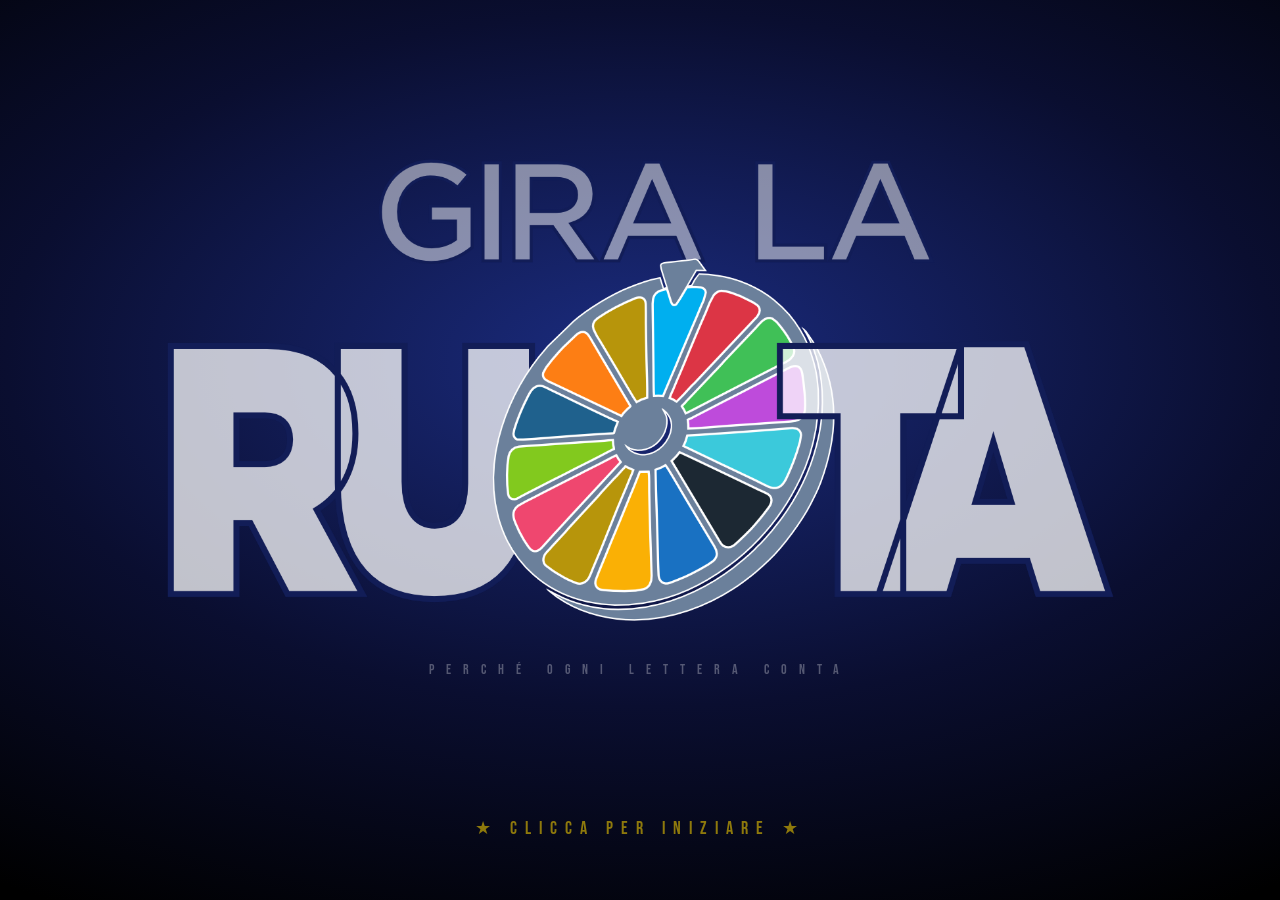
<file: index.html>
<!DOCTYPE html>
<html lang="it">
<head>
     <meta charset="UTF-8">
     <meta name="viewport" content="width=device-width, initial-scale=1.0">
     <title>Gira la Ruota</title>
     <link rel="website icon" type="png" href="icona.png">
     <link href="https://fonts.googleapis.com/css2?family=Bebas+Neue&family=Oswald:wght@300;400;600;700&family=Rajdhani:wght@600;700&display=swap" rel="stylesheet">
     <link rel="stylesheet" href="style.css">
     <script src="script.js" defer></script>
</head>
<body>

<!-- ════════════════════════════════════════════
     SCREEN 1 — LOGO
     ════════════════════════════════════════════ -->
<div id="screen-logo" class="screen active" onclick="goPlayers()">
  <div class="logo-wrap">
    <!-- Sostituisci il contenuto .logo-box con un <img src="logo_grande.png">
    <div class="logo-box" id="logo-main">
      [LOGO<br>RUOTA DELLA<br>FORTUNA]
    </div> -->
       <img src="logo_big.png" style="max-width:90%;max-height:90%">
    <div class="logo-tagline">PERCHÉ OGNI LETTERA CONTA</div>
  </div>
</div>

<!-- ════════════════════════════════════════════
     SCREEN 2 — PLAYERS
     ════════════════════════════════════════════ -->
<div id="screen-players" class="screen">
  <!-- Sostituisci con <img src="logo_piccolo.png" style="height:90px">
  <div class="players-logo-sm">[LOGO PICCOLO]</div> -->
     <img src="logo_mini.png">
  <h2 class="players-heading">PARTITA e CONCORRENTI</h2>
  <div class="players-form">
    <div class="players-options">
         <!-- button class="btn-secondary" onclick="openEditor()">MODIFICA FRASI</button -->
      <div class="players-options-label">Seleziona la partita</div>
      <select id="phrases-select" class="players-select" onchange="loadBoards()">
        <option value="" disabled selected>Caricamento partite...</option>
      </select>
    </div>
    <div class="players-options">
      <div class="players-options-label">Numero di giocatori</div>
      <select id="player-count" class="players-select" onchange="updatePlayerInputs()">
        <option value="" selected disabled>Seleziona...</option>
        <option value="2">2</option>
        <option value="3">3</option>
        <option value="4">4</option>
        <option value="5">5</option>
        <option value="6">6</option>
      </select>
    </div>
    <div id="players-details">
      <div class="p-row" id="player-row-1"><div class="p-badge">1</div><input class="p-input" id="p1" type="text" placeholder="Concorrente 1" maxlength="18"></div>
      <div class="p-row" id="player-row-2"><div class="p-badge">2</div><input class="p-input" id="p2" type="text" placeholder="Concorrente 2" maxlength="18"></div>
      <div class="p-row" id="player-row-3"><div class="p-badge">3</div><input class="p-input" id="p3" type="text" placeholder="Concorrente 3" maxlength="18"></div>
      <div class="p-row" id="player-row-4"><div class="p-badge">4</div><input class="p-input" id="p4" type="text" placeholder="Concorrente 4" maxlength="18"></div>
      <div class="p-row" id="player-row-5"><div class="p-badge">5</div><input class="p-input" id="p5" type="text" placeholder="Concorrente 5" maxlength="18"></div>
      <div class="p-row" id="player-row-6"><div class="p-badge">6</div><input class="p-input" id="p6" type="text" placeholder="Concorrente 6" maxlength="18"></div>
      <button class="btn-primary" onclick="startGame()">INIZIA IL GIOCO!</button>
    </div>
  </div>
</div>

<!-- ════════════════════════════════════════════
     SCREEN EDITOR — JSON QUESTIONS
     ════════════════════════════════════════════ -->
<div id="screen-editor" class="screen">
  <img src="logo_mini.png" alt="Logo">
  <h2 class="players-heading">EDITOR FRASI</h2>

  <div class="editor-layout">
    <p class="editor-help">Compila le schede in ordine: ID (giallo) non modificabile, argomento e frase (convertita in MAIUSCOLO automaticamente).</p>
    <div class="editor-cards" id="editor-cards"></div>
    <div class="editor-actions">
      <button class="btn-secondary" onclick="saveBoardsJson()">SOVRASCRIVI JSON</button>
      <button class="btn-secondary" onclick="closeEditor()">TORNA INDIETRO</button>
    </div>
  </div>
</div>

<!-- ════════════════════════════════════════════
     SCREEN 3 — TRANSITION
     ════════════════════════════════════════════ -->
<div id="screen-transition" class="screen">
  <div id="tr-manche" class="tr-manche">TABELLONE 1 DI 5</div>
  <div id="tr-topic"  class="tr-topic" style="margin:8px 0">CINEMA</div>
  <div id="tr-start"  class="tr-start">Inizia: <span id="tr-player">—</span></div>
  <button class="btn-go" onclick="launchBoard()">GIOCHIAMO!</button>
</div>

<!-- ════════════════════════════════════════════
     SCREEN 4 — GAME
     ════════════════════════════════════════════ -->
<div id="screen-game" class="screen">

  <!-- MAIN 3-COLUMN -->
  <div class="g-main">

    <!-- LEFT: WHEEL -->
    <div class="wheel-panel">
      <canvas id="wheel-canvas" width="248" height="248"></canvas>
      <button class="btn-spin" id="btn-spin" onclick="spinWheel()">🎰 GIRA!</button>
      <div class="result-box">
        <div class="result-lbl">RISULTATO</div>
        <div class="result-val" id="result-val">—</div>
      </div>
      <!-- VOCALI ACQUISTABILI -->
      <div class="vowel-section">
        <div class="vowel-section-lbl">ACQUISTA VOCALE</div>
        <div class="vowel-cost-lbl">– 500 PUNTI –</div>
        <div class="vowel-row" id="vowel-row"></div>
      </div>
      <button class="btn-solve" onclick="promptSolve()">💡 SOLUZIONE</button>
    </div>

    <!-- CENTER: BOARD + KEYBOARD -->
    <div class="center-panel">
      <div class="turn-banner">Turno di:&nbsp;<span id="turn-name">—</span></div>
      <div class="board-grid" id="board-grid"></div>
      <div class="keyboard" id="keyboard"></div>
    </div>

    <!-- RIGHT: SCORES -->
    <div class="scores-panel">
      <div class="sc-title">PUNTEGGI</div>
      <div id="score-cards"></div>
    </div>

  </div>

  <!-- HEADER -->
  <div class="g-header">
    <!-- div class="g-logo-sm">[LOGO]</div -->
       <img src="logo_micro.png">
    <div class="g-topic">
      <div class="g-topic-lbl">ARGOMENTO</div>
      <div class="g-topic-val" id="g-topic">—</div>
    </div>
    <div class="g-dots-wrap">
      <div class="g-dots-lbl">MANCHE</div>
      <div class="g-dots" id="g-dots">
        <div class="g-dot"></div><div class="g-dot"></div><div class="g-dot"></div>
        <div class="g-dot"></div><div class="g-dot"></div>
      </div>
    </div>
  </div>
</div>

<!-- ════════════════════════════════════════════
     SCREEN 5 — PODIUM
     ════════════════════════════════════════════ -->
<div id="screen-podium" class="screen">
  <!-- Sostituisci con <img src="logo_medio.png" style="height:100px;margin-bottom:20px"> 
  <div class="podium-logo-md">[LOGO<br>RUOTA DELLA FORTUNA]</div> -->
     <img src="logo_mini.png">
  <h2 class="podium-title">CLASSIFICA FINALE</h2>
  <div class="podium-stage" id="podium-stage"></div>
  <!-- button class="btn-restart" onclick="restartGame()">NUOVA PARTITA</button -->
</div>

<!-- ════════════════════════════════════════════
     MODALS
     ════════════════════════════════════════════ -->
<!-- Solve -->
<div class="overlay" id="modal-solve">
  <div class="modal">
    <div class="modal-icon">💡</div>
    <div class="modal-title">SOLUZIONE</div>
    <div class="modal-sub" id="solve-sub">La soluzione è corretta?</div>
    <div class="modal-btns">
      <button class="btn-yes" onclick="resolveSolve(true)">SÌ ✓</button>
      <button class="btn-no"  onclick="resolveSolve(false)">NO ✗</button>
    </div>
  </div>
</div>

<!-- Event (Passamano / Perde tutto / Raddoppia) -->
<div class="overlay" id="modal-event">
  <div class="modal">
    <div class="modal-icon" id="ev-icon">🔄</div>
    <div class="modal-title" id="ev-title">PASSAMANO!</div>
    <div class="modal-sub"   id="ev-sub">Il turno passa al prossimo concorrente</div>
    <div class="modal-btns">
      <button class="btn-ok" onclick="closeEventModal()">CONTINUA</button>
    </div>
  </div>
</div>

<!-- Win announcement — small, bottom of screen -->
<div class="overlay-bottom" id="modal-win">
  <div class="modal-sm">
    <div class="modal-icon" id="win-icon">🏆</div>
    <div class="modal-title" id="win-title">VINCE LA MANCHE!</div>
    <div class="modal-sub"   id="win-sub">Ottimo!</div>
    <div class="modal-btns">
      <button class="btn-ok" onclick="closeWinModal()">CONTINUA</button>
    </div>
  </div>
</div>

<!-- Toast -->
<div class="toast" id="toast"></div>

<!-- Confetti -->
<div id="confetti"></div>
</body>
</html>
</file>
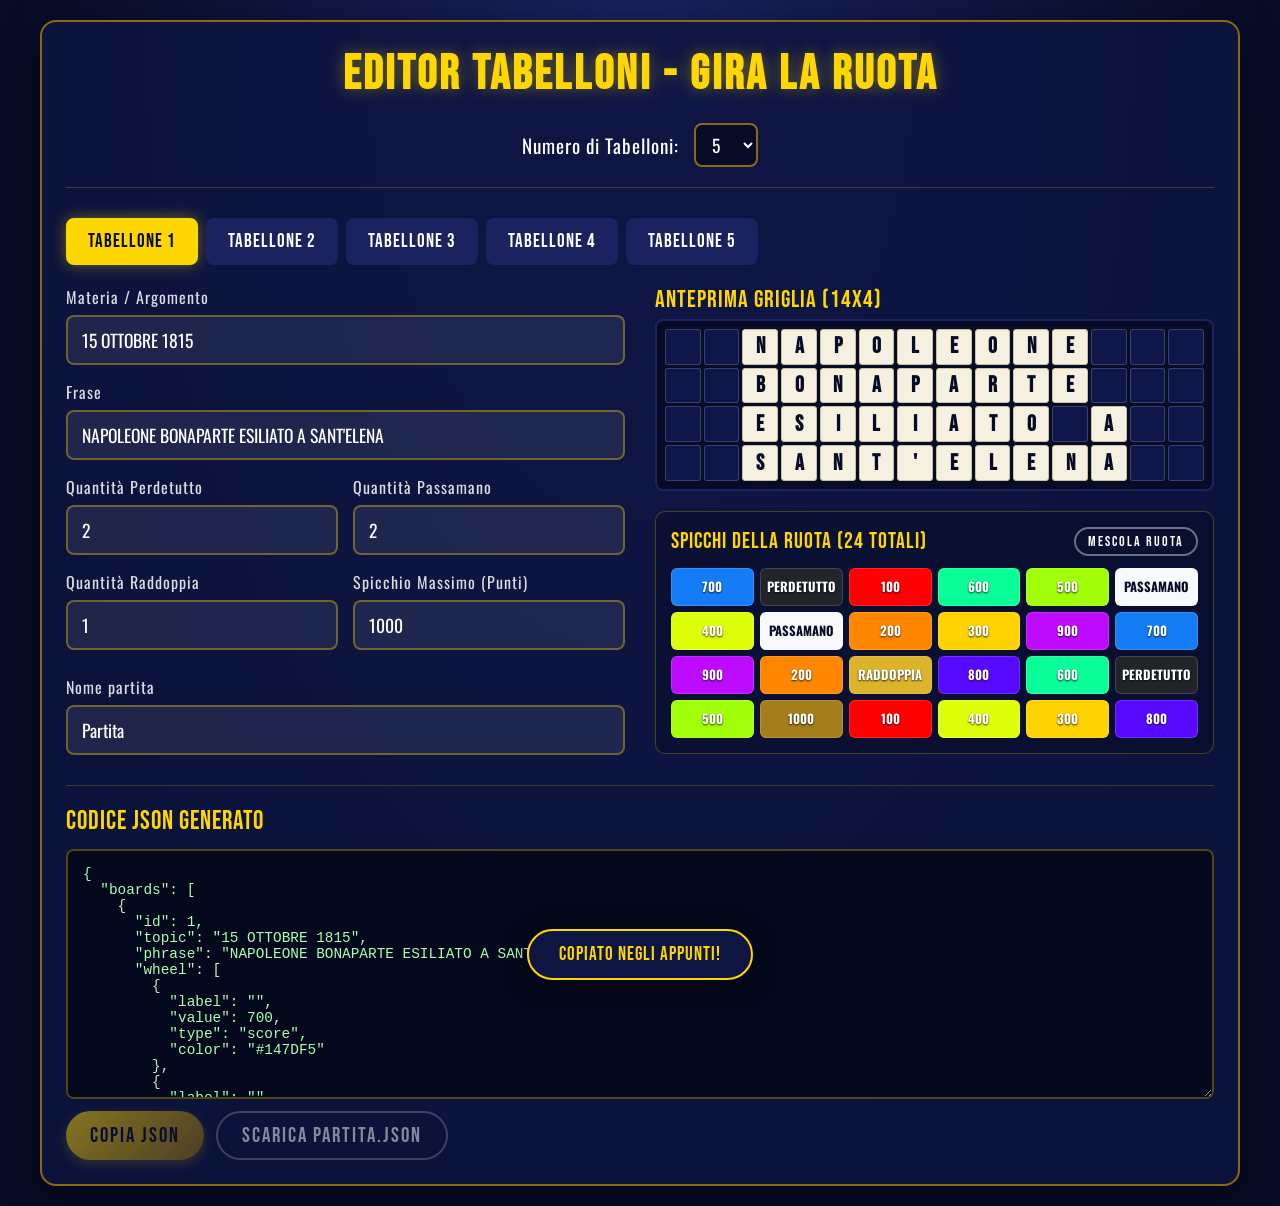
<file: gira-editor.html>
<!DOCTYPE html>
<html lang="it">

<head>
  <meta charset="UTF-8">
  <meta name="viewport" content="width=device-width, initial-scale=1.0">
  <title>Editor Tabelloni - Gira la Ruota</title>
  <link href="https://fonts.googleapis.com/css2?family=Bebas+Neue&family=Oswald:wght@300;400;600;700&display=swap"
    rel="stylesheet">
  <style>
    :root {
      --oro: #FFD700;
      --oro-scuro: #8B6914;
      --blu-scuro: #070B25;
      --blu-medio: #0E1540;
      --blu-chiaro: #1A2260;
      --cella-sfondo: #F5F0E0;
      --cella-bordo: #C8C0A0;
      --cella-vuota: #0E164A;
      --cella-vuota-bordo: rgba(255, 255, 255, 0.18);
      --ombra-oro: 0 0 15px rgba(255, 215, 0, 0.4);
    }

    * {
      margin: 0;
      padding: 0;
      box-sizing: border-box;
    }

    body {
      font-family: "Oswald", sans-serif;
      background-color: var(--blu-scuro);
      color: #ffffff;
      padding: 20px;
      min-height: 100vh;
      background-image: radial-gradient(ellipse at top, #1a2260 0%, #070b25 70%);
    }

    .contenitore {
      max-width: 1200px;
      margin: 0 auto;
      background: rgba(14, 21, 64, 0.85);
      border: 2px solid var(--oro-scuro);
      border-radius: 16px;
      padding: 24px;
      box-shadow: 0 8px 32px rgba(0, 0, 0, 0.5);
    }

    h1 {
      font-family: "Bebas Neue", cursive;
      font-size: 3rem;
      letter-spacing: 3px;
      color: var(--oro);
      text-align: center;
      margin-bottom: 20px;
      text-shadow: var(--ombra-oro);
    }

    .sezione-setup {
      display: flex;
      justify-content: center;
      align-items: center;
      gap: 15px;
      margin-bottom: 30px;
      padding-bottom: 20px;
      border-bottom: 1px solid rgba(255, 215, 0, 0.2);
    }

    .sezione-setup label {
      font-size: 1.2rem;
      letter-spacing: 1px;
    }

    .selettore {
      font-family: "Oswald", sans-serif;
      font-size: 1.1rem;
      padding: 6px 12px;
      background: var(--blu-scuro);
      color: #fff;
      border: 2px solid var(--oro-scuro);
      border-radius: 8px;
      outline: none;
      cursor: pointer;
    }

    .selettore:focus {
      border-color: var(--oro);
      box-shadow: var(--ombra-oro);
    }

    .tab-container {
      display: flex;
      flex-wrap: wrap;
      gap: 8px;
      margin-bottom: 20px;
    }

    .tab-pulsante {
      font-family: "Bebas Neue", cursive;
      font-size: 1.2rem;
      letter-spacing: 1px;
      padding: 10px 20px;
      background: var(--blu-chiaro);
      color: #fff;
      border: 2px solid transparent;
      border-radius: 8px;
      cursor: pointer;
      transition: all 0.25s;
    }

    .tab-pulsante.attivo {
      background: var(--oro);
      color: var(--blu-scuro);
      border-color: var(--oro);
      box-shadow: var(--ombra-oro);
    }

    .tab-pulsante:hover:not(.attivo) {
      background: rgba(255, 215, 0, 0.15);
      border-color: var(--oro-scuro);
    }

    .contenuto-editor {
      display: grid;
      grid-template-columns: 1fr 1fr;
      gap: 30px;
    }

    @media (max-width: 900px) {
      .contenuto-editor {
        grid-template-columns: 1fr;
      }
    }

    .form-colonna {
      display: flex;
      flex-direction: column;
      gap: 15px;
    }

    .gruppo-input {
      display: flex;
      flex-direction: column;
      gap: 6px;
    }

    .gruppo-input label {
      font-size: 1rem;
      letter-spacing: 1px;
      color: rgba(255, 255, 255, 0.85);
    }

    .campo-testo,
    .campo-numero {
      font-family: "Oswald", sans-serif;
      font-size: 1.1rem;
      padding: 10px 14px;
      background: rgba(255, 255, 255, 0.08);
      border: 2px solid rgba(255, 215, 0, 0.35);
      border-radius: 8px;
      color: #fff;
      outline: none;
      transition: all 0.2s;
    }

    .campo-testo:focus,
    .campo-numero:focus {
      border-color: var(--oro);
      box-shadow: var(--ombra-oro);
    }

    .campo-testo {
      text-transform: uppercase;
    }

    .riga-parametri {
      display: grid;
      grid-template-columns: repeat(2, 1fr);
      gap: 15px;
    }

    .preview-colonna {
      display: flex;
      flex-direction: column;
      gap: 20px;
    }

    .anteprima-griglia-titolo {
      font-family: "Bebas Neue", cursive;
      font-size: 1.5rem;
      color: var(--oro);
      letter-spacing: 1px;
      margin-bottom: 5px;
    }

    .griglia-tabellone {
      display: grid;
      grid-template-columns: repeat(14, 1fr);
      grid-template-rows: repeat(4, 1fr);
      gap: 3px;
      background: var(--blu-scuro);
      padding: 8px;
      border-radius: 8px;
      border: 2px solid var(--blu-chiaro);
      aspect-ratio: 14 / 4;
      width: 100%;
    }

    .cella-anteprima {
      border-radius: 3px;
      display: flex;
      align-items: center;
      justify-content: center;
      font-family: "Bebas Neue", cursive;
      font-size: 1.2vw;
      font-weight: bold;
      aspect-ratio: 1;
    }

    @media (min-width: 1200px) {
      .cella-anteprima {
        font-size: 1.35rem;
      }
    }

    .cella-anteprima.empty {
      background: var(--cella-vuota);
      border: 1px solid var(--cella-vuota-bordo);
    }

    .cella-anteprima.space {
      background: var(--cella-vuota);
      border: 1px solid var(--cella-vuota-bordo);
    }

    .cella-anteprima.letter {
      background: var(--cella-sfondo);
      border: 1.5px solid var(--cella-bordo);
      color: var(--blu-scuro);
    }

    .avviso-errore {
      color: #ff5252;
      background: rgba(255, 82, 82, 0.15);
      border: 1px solid #ff5252;
      padding: 10px;
      border-radius: 8px;
      font-size: 0.95rem;
      display: none;
    }

    .sezione-ruota {
      border: 1px solid rgba(255, 215, 0, 0.25);
      border-radius: 10px;
      padding: 15px;
      background: rgba(0, 0, 0, 0.2);
    }

    .ruota-titolo-riga {
      display: flex;
      justify-content: space-between;
      align-items: center;
      margin-bottom: 12px;
    }

    .ruota-titolo {
      font-family: "Bebas Neue", cursive;
      font-size: 1.4rem;
      color: var(--oro);
      letter-spacing: 1px;
    }

    .lista-spicchi {
      display: grid;
      grid-template-columns: repeat(6, 1fr);
      gap: 6px;
    }

    @media (max-width: 600px) {
      .lista-spicchi {
        grid-template-columns: repeat(4, 1fr);
      }
    }

    .spicchio-anteprima {
      display: flex;
      flex-direction: column;
      align-items: center;
      justify-content: center;
      padding: 4px;
      border-radius: 6px;
      font-size: 0.8rem;
      font-weight: bold;
      height: 38px;
      color: #fff;
      text-shadow: 0 1px 2px rgba(0, 0, 0, 0.8);
      border: 1px solid rgba(255, 255, 255, 0.15);
    }

    .spicchio-chiaro {
      color: #070B25;
      text-shadow: none;
    }

    .sezione-json {
      margin-top: 30px;
      padding-top: 20px;
      border-top: 1px solid rgba(255, 215, 0, 0.2);
      display: flex;
      flex-direction: column;
      gap: 12px;
    }

    .json-titolo {
      font-family: "Bebas Neue", cursive;
      font-size: 1.6rem;
      color: var(--oro);
      letter-spacing: 1px;
    }

    .area-codice {
      font-family: "Courier New", Courier, monospace;
      font-size: 0.9rem;
      background: #04081c;
      border: 2px solid rgba(255, 215, 0, 0.3);
      border-radius: 8px;
      padding: 15px;
      width: 100%;
      height: 250px;
      color: #a9ffb2;
      resize: vertical;
      outline: none;
    }

    .area-codice:focus {
      border-color: var(--oro);
    }

    .pulsanti-gruppo {
      display: flex;
      gap: 12px;
    }

    .pulsante-azione {
      font-family: "Bebas Neue", cursive;
      font-size: 1.3rem;
      letter-spacing: 2px;
      padding: 10px 24px;
      border: none;
      border-radius: 50px;
      cursor: pointer;
      transition: all 0.25s;
    }

    .pulsante-principale {
      background: linear-gradient(135deg, var(--oro), var(--oro-scuro));
      color: var(--blu-scuro);
      box-shadow: 0 4px 12px rgba(255, 215, 0, 0.3);
    }

    .pulsante-principale:hover {
      transform: translateY(-2px);
      box-shadow: 0 6px 18px rgba(255, 215, 0, 0.45);
    }

    .pulsante-secondario {
      background: transparent;
      border: 2px solid rgba(255, 255, 255, 0.4);
      color: #fff;
    }

    .pulsante-secondario:hover {
      border-color: var(--oro);
      color: var(--oro);
      background: rgba(255, 215, 0, 0.08);
    }

    .toast {
      position: fixed;
      bottom: 20px;
      left: 50%;
      transform: translateX(-50%) translateY(100px);
      background: var(--blu-medio);
      border: 2px solid var(--oro);
      border-radius: 50px;
      padding: 12px 30px;
      font-family: "Bebas Neue", cursive;
      font-size: 1.2rem;
      letter-spacing: 1px;
      color: var(--oro);
      z-index: 999;
      transition: transform 0.4s cubic-bezier(0.22, 1.4, 0.36, 1);
      box-shadow: 0 4px 20px rgba(0, 0, 0, 0.5);
    }

    .toast.mostra {
      transform: translateX(-50%) translateY(0);
    }

    .cella-anteprima.errore-cella {
      background: rgba(255, 82, 82, 0.3) !important;
      border: 1.5px solid #ff5252 !important;
    }

    .cella-anteprima.letter.errore-cella {
      background: #ff5252 !important;
      color: #ffffff !important;
      border: 1.5px solid #ff1a1a !important;
    }

    .pulsante-azione:disabled {
      opacity: 0.5;
      cursor: not-allowed;
      pointer-events: none;
    }
  </style>
</head>

<body>

  <div class="contenitore">
    <h1>EDITOR TABELLONI - GIRA LA RUOTA</h1>

    <div class="sezione-setup">
      <label for="selettore-tabelloni">Numero di Tabelloni:</label>
      <select id="selettore-tabelloni" class="selettore">
        <option value="1">1</option>
        <option value="2">2</option>
        <option value="3">3</option>
        <option value="4">4</option>
        <option value="5" selected>5</option>
        <option value="6">6</option>
        <option value="7">7</option>
        <option value="8">8</option>
        <option value="9">9</option>
        <option value="10">10</option>
      </select>
    </div>

    <div class="tab-container" id="contenitore-tab">
      <!-- Generato dinamicamente -->
    </div>

    <div class="contenuto-editor">
      <div class="form-colonna">
        <div class="gruppo-input">
          <label for="input-materia">Materia / Argomento</label>
          <input type="text" id="input-materia" class="campo-testo" placeholder="Es. CINEMA, STORIA...">
        </div>

        <div class="gruppo-input">
          <label for="input-frase">Frase</label>
          <input type="text" id="input-frase" class="campo-testo" placeholder="Inserisci la frase da indovinare">
        </div>

        <div class="riga-parametri">
          <div class="gruppo-input">
            <label for="input-perdetutto">Quantità Perdetutto</label>
            <input type="number" id="input-perdetutto" class="campo-numero" min="0" max="10" value="2">
          </div>
          <div class="gruppo-input">
            <label for="input-passamano">Quantità Passamano</label>
            <input type="number" id="input-passamano" class="campo-numero" min="0" max="10" value="2">
          </div>
        </div>

        <div class="riga-parametri">
          <div class="gruppo-input">
            <label for="input-raddoppia">Quantità Raddoppia</label>
            <input type="number" id="input-raddoppia" class="campo-numero" min="0" max="10" value="1">
          </div>
          <div class="gruppo-input">
            <label for="input-spicchio-massimo">Spicchio Massimo (Punti)</label>
            <input type="number" id="input-spicchio-massimo" class="campo-numero" min="100" max="10000" step="100"
              value="1000">
          </div>
        </div>

        <div class="gruppo-input" style="margin-top: 10px;">
          <label for="input-nome-partita">Nome partita</label>
          <input type="text" id="input-nome-partita" class="campo-testo" style="text-transform: none;"
            placeholder="Es. Partita" value="Partita">
        </div>
      </div>

      <div class="preview-colonna">
        <div>
          <div class="anteprima-griglia-titolo">Anteprima Griglia (14x4)</div>
          <div class="griglia-tabellone" id="anteprima-griglia">
            <!-- Generato dinamicamente -->
          </div>
        </div>

        <div class="avviso-errore" id="errore-griglia">
          La frase supera la capienza o contiene parole troppo lunghe per la griglia 14x4.
        </div>

        <div class="sezione-ruota">
          <div class="ruota-titolo-riga">
            <div class="ruota-titolo">Spicchi della Ruota (24 totali)</div>
            <button class="pulsante-azione pulsante-secondario" style="font-size: 0.9rem; padding: 4px 12px;"
              id="btn-mescola">
              Mescola Ruota
            </button>
          </div>
          <div class="lista-spicchi" id="contenitore-spicchi">
            <!-- Generato dinamicamente -->
          </div>
        </div>
      </div>
    </div>

    <div class="sezione-json">
      <div class="json-titolo">Codice JSON Generato</div>
      <textarea id="area-json" class="area-codice" readonly></textarea>
      <div class="pulsanti-gruppo">
        <button class="pulsante-azione pulsante-principale" id="btn-copia">Copia JSON</button>
        <button class="pulsante-azione pulsante-secondario" id="btn-scarica">Scarica Partita.json</button>
      </div>
    </div>
  </div>

  <div class="toast" id="elemento-toast">Copiato negli appunti!</div>

  <script>
    // Stato globale dell'applicazione
    const CONFIG = {
      colonne: 14,
      righe: 4
    };

    let numeroTabelloni = 5;
    let indiceTabAttivo = 0;
    let datiTabelloni = [];

    // Colori associati a valori/tipi
    const COLORI = {
      perdetutto: "#212529",
      passamano: "#F8F9FA",
      raddoppia: "#DBB42C",
      massimo: "#A47E1B",
      valori: {
        100: "#FF0000",
        200: "#FF8700",
        300: "#FFD300",
        400: "#DEFF0A",
        500: "#A1FF0A",
        600: "#0AFF99",
        700: "#147DF5",
        800: "#580AFF",
        900: "#BE0AFF"
      }
    };

    // Ottieni il codice colore associato a uno spicchio
    function ottieniColoreSpicchio(valore, tipo, valoreMassimo) {
      if (tipo === "perdetutto") {
        return COLORI.perdetutto;
      }
      if (tipo === "passamano") {
        return COLORI.passamano;
      }
      if (tipo === "raddoppia") {
        return COLORI.raddoppia;
      }
      if (valore === valoreMassimo) {
        return COLORI.massimo;
      }
      return COLORI.valori[valore] || COLORI.massimo;
    }

    // Inizializza i dati dei tabelloni con valori di default
    function inizializzaDati() {
      datiTabelloni = [];
      for (let i = 0; i < 10; i++) {
        datiTabelloni.push({
          id: i + 1,
          topic: "",
          phrase: "",
          perdeCount: 2,
          passaCount: 2,
          raddoppiaCount: 1,
          maxScore: 1000,
          wheel: generaSlicesBilanciate(2, 2, 1, 1000)
        });
      }
      // Esempio per il primo tabellone
      datiTabelloni[0].topic = "15 OTTOBRE 1815";
      datiTabelloni[0].phrase = "NAPOLEONE BONAPARTE ESILIATO A SANT'ELENA";
    }

    // Genera 24 spicchi bilanciati
    function generaSlicesBilanciate(perde, passa, raddoppia, massimo) {
      const spicchi = [];

      // Aggiungi spicchi speciali
      for (let i = 0; i < perde; i++) {
        spicchi.push({ label: "", value: 0, type: "perdetutto", color: COLORI.perdetutto });
      }
      for (let i = 0; i < passa; i++) {
        spicchi.push({ label: "", value: 0, type: "passamano", color: COLORI.passamano });
      }
      for (let i = 0; i < raddoppia; i++) {
        spicchi.push({ label: "", value: 0, type: "raddoppia", color: COLORI.raddoppia });
      }

      // Spicchio con il valore massimo
      spicchi.push({ label: "", value: massimo, type: "score", color: ottieniColoreSpicchio(massimo, "score", massimo) });

      // Spicchi restanti da riempire con valori bilanciati da 100 a 900
      const nRimanenti = 24 - spicchi.length;
      if (nRimanenti > 0) {
        const baseValori = [100, 200, 300, 400, 500, 600, 700, 800, 900];
        const conteggi = {};
        baseValori.forEach(function (v) {
          conteggi[v] = 0;
        });

        const valoriAggiunti = [];
        while (valoriAggiunti.length < nRimanenti) {
          let minVal = Infinity;
          baseValori.forEach(function (v) {
            if (conteggi[v] < minVal) {
              minVal = conteggi[v];
            }
          });
          const candidati = baseValori.filter(function (v) {
            return conteggi[v] === minVal;
          });
          const indiceScelto = Math.floor(Math.random() * candidati.length);
          const valoreScelto = candidati[indiceScelto];

          valoriAggiunti.push(valoreScelto);
          conteggi[valoreScelto] = conteggi[valoreScelto] + 1;
        }

        // Aggiungi gli spicchi numerici bilanciati alla ruota
        valoriAggiunti.forEach(function (val) {
          spicchi.push({
            label: "",
            value: val,
            type: "score",
            color: ottieniColoreSpicchio(val, "score", massimo)
          });
        });
      }

      // Mescola gli spicchi
      mescolaSenzaAdiacenti(spicchi);
      return spicchi;
    }

    function haAdiacentiUguali(array) {
      const n = array.length;
      if (n <= 1) return false;
      for (let i = 0; i < n; i++) {
        const corr = array[i];
        const succ = array[(i + 1) % n];
        if (corr.type === succ.type) {
          if (corr.type === "score") {
            if (corr.value === succ.value) return true;
          } else {
            return true;
          }
        }
      }
      return false;
    }

    function mescolaSenzaAdiacenti(array) {
      let tentativi = 0;
      const maxTentativi = 2000;
      const copia = array.slice();
      
      while (tentativi < maxTentativi) {
        mescolaArray(copia);
        if (!haAdiacentiUguali(copia)) {
          for (let i = 0; i < array.length; i++) {
            array[i] = copia[i];
          }
          return;
        }
        tentativi++;
      }
      
      for (let i = 0; i < array.length; i++) {
        array[i] = copia[i];
      }
    }

    function mescolaArray(array) {
      for (let i = array.length - 1; i > 0; i--) {
        const j = Math.floor(Math.random() * (i + 1));
        const temp = array[i];
        array[i] = array[j];
        array[j] = temp;
      }
    }

    // Costruisce la matrice 14x4 della griglia partendo dalla frase
    function costruisciGriglia(frase) {
      if (!frase) {
        const grigliaVuota = [];
        for (let r = 0; r < CONFIG.righe; r++) {
          const riga = [];
          for (let c = 0; c < CONFIG.colonne; c++) {
            riga.push({ type: "empty", char: null });
          }
          grigliaVuota.push(riga);
        }
        return { griglia: grigliaVuota, errore: false };
      }

      const parole = frase.toUpperCase().trim().split(" ");
      const righeParole = [];
      let rigaCorrente = [];
      let lunghezzaCorrente = 0;
      let erroreSuperamento = false;

      for (let i = 0; i < parole.length; i++) {
        const parola = parole[i];
        if (parola.length > CONFIG.colonne) {
          erroreSuperamento = true;
        }
        const spazioNecessario = lunghezzaCorrente === 0 ? parola.length : parola.length + 1;
        if (lunghezzaCorrente + spazioNecessario <= CONFIG.colonne) {
          rigaCorrente.push(parola);
          lunghezzaCorrente = lunghezzaCorrente + spazioNecessario;
        } else {
          if (rigaCorrente.length > 0) {
            righeParole.push(rigaCorrente);
          }
          rigaCorrente = [parola];
          lunghezzaCorrente = parola.length;
        }
      }
      if (rigaCorrente.length > 0) {
        righeParole.push(rigaCorrente);
      }

      if (righeParole.length > CONFIG.righe) {
        erroreSuperamento = true;
      }

      const griglia = [];
      for (let r = 0; r < CONFIG.righe; r++) {
        const paroleRiga = righeParole[r] || [];
        const stringaRiga = paroleRiga.join(" ");
        const colonnaInizio = Math.floor((CONFIG.colonne - stringaRiga.length) / 2);
        const celle = [];

        for (let c = 0; c < CONFIG.colonne; c++) {
          const indice = c - colonnaInizio;
          if (stringaRiga.length === 0 || indice < 0 || indice >= stringaRiga.length) {
            celle.push({ type: "empty", char: null });
          } else if (stringaRiga[indice] === " ") {
            celle.push({ type: "space", char: null });
          } else {
            celle.push({ type: "letter", char: stringaRiga[indice] });
          }
        }
        griglia.push(celle);
      }

      return { griglia: griglia, errore: erroreSuperamento };
    }

    // Renderizza l'interfaccia dei tab
    function renderizzaTab() {
      const contenitore = document.getElementById("contenitore-tab");
      contenitore.innerHTML = "";

      for (let i = 0; i < numeroTabelloni; i++) {
        const pulsante = document.createElement("button");
        pulsante.className = "tab-pulsante";
        if (i === indiceTabAttivo) {
          pulsante.classList.add("attivo");
        }
        pulsante.textContent = "TABELLONE " + (i + 1);
        pulsante.onclick = (function (indice) {
          return function () {
            cambiaTab(indice);
          };
        })(i);
        contenitore.appendChild(pulsante);
      }
    }

    // Cambia il tab attivo
    function cambiaTab(nuovoIndice) {
      salvaDatiCorrenti();
      indiceTabAttivo = nuovoIndice;
      caricaDatiTabAttivo();
      renderizzaTab();
    }

    // Salva i dati dei campi di input nello stato del tab attivo
    function salvaDatiCorrenti() {
      if (!datiTabelloni[indiceTabAttivo]) return;

      const materiaVal = document.getElementById("input-materia").value.trim().toUpperCase();
      const fraseVal = document.getElementById("input-frase").value.trim().toUpperCase();
      const perdetuttoVal = parseInt(document.getElementById("input-perdetutto").value) || 0;
      const passamanoVal = parseInt(document.getElementById("input-passamano").value) || 0;
      const raddoppiaVal = parseInt(document.getElementById("input-raddoppia").value) || 0;
      const spicchioMassimoVal = parseInt(document.getElementById("input-spicchio-massimo").value) || 1000;

      const dati = datiTabelloni[indiceTabAttivo];

      // Se cambiano i parametri della ruota, la rigeneriamo
      const parametriCambiati = (
        dati.perdeCount !== perdetuttoVal ||
        dati.passaCount !== passamanoVal ||
        dati.raddoppiaCount !== raddoppiaVal ||
        dati.maxScore !== spicchioMassimoVal
      );

      dati.topic = materiaVal;
      dati.phrase = fraseVal;
      dati.perdeCount = perdetuttoVal;
      dati.passaCount = passamanoVal;
      dati.raddoppiaCount = raddoppiaVal;
      dati.maxScore = spicchioMassimoVal;

      if (parametriCambiati || !dati.wheel || dati.wheel.length === 0) {
        dati.wheel = generaSlicesBilanciate(perdetuttoVal, passamanoVal, raddoppiaVal, spicchioMassimoVal);
      }
    }

    // Carica i dati del tab attivo nei campi di input
    function caricaDatiTabAttivo() {
      const dati = datiTabelloni[indiceTabAttivo];
      if (!dati) return;

      document.getElementById("input-materia").value = dati.topic;
      document.getElementById("input-frase").value = dati.phrase;
      document.getElementById("input-perdetutto").value = dati.perdeCount;
      document.getElementById("input-passamano").value = dati.passaCount;
      document.getElementById("input-raddoppia").value = dati.raddoppiaCount;
      document.getElementById("input-spicchio-massimo").value = dati.maxScore;

      aggiornaAnteprime();
    }

    // Aggiorna la griglia visiva e la lista degli spicchi della ruota
    function aggiornaAnteprime() {
      const dati = datiTabelloni[indiceTabAttivo];
      if (!dati) return;

      // 1. Griglia
      const risultatoGriglia = costruisciGriglia(dati.phrase);
      const contenitoreGriglia = document.getElementById("anteprima-griglia");
      contenitoreGriglia.innerHTML = "";

      risultatoGriglia.griglia.forEach(function (riga) {
        riga.forEach(function (cella) {
          const divCella = document.createElement("div");
          divCella.className = "cella-anteprima " + cella.type;
          if (cella.type === "letter") {
            divCella.textContent = cella.char;
          }
          if (risultatoGriglia.errore) {
            divCella.classList.add("errore-cella");
          }
          contenitoreGriglia.appendChild(divCella);
        });
      });

      const elementoErrore = document.getElementById("errore-griglia");
      if (risultatoGriglia.errore) {
        elementoErrore.style.display = "block";
      } else {
        elementoErrore.style.display = "none";
      }

      // 2. Ruota
      const contenitoreSpicchi = document.getElementById("contenitore-spicchi");
      contenitoreSpicchi.innerHTML = "";

      dati.wheel.forEach(function (spicchio) {
        const divSpicchio = document.createElement("div");
        divSpicchio.className = "spicchio-anteprima";
        divSpicchio.style.backgroundColor = spicchio.color;

        // Se lo spicchio è molto chiaro (es. passamano #F8F9FA), invertiamo il testo per leggibilità
        if (spicchio.color.toUpperCase() === "#F8F9FA") {
          divSpicchio.classList.add("spicchio-chiaro");
        }

        if (spicchio.type === "score") {
          divSpicchio.textContent = spicchio.value;
        } else {
          divSpicchio.textContent = spicchio.type.toUpperCase();
        }
        contenitoreSpicchi.appendChild(divSpicchio);
      });

      // 3. JSON
      generaJSON();
      aggiornaStatoPulsanti();
    }

    function haErroriNeiTabelloni() {
      for (let i = 0; i < numeroTabelloni; i++) {
        const dati = datiTabelloni[i];
        if (dati) {
          if (!dati.topic || dati.topic.trim() === "" || !dati.phrase || dati.phrase.trim() === "") {
            return true;
          }
          const risultato = costruisciGriglia(dati.phrase);
          if (risultato.errore) {
            return true;
          }
        } else {
          return true;
        }
      }
      return false;
    }

    function aggiornaStatoPulsanti() {
      const errore = haErroriNeiTabelloni();
      const btnCopia = document.getElementById("btn-copia");
      const btnScarica = document.getElementById("btn-scarica");
      if (btnCopia) btnCopia.disabled = errore;
      if (btnScarica) btnScarica.disabled = errore;
    }

    // Genera il codice JSON e lo visualizza nell'area di testo
    function generaJSON() {
      const tabelloniEsportazione = [];
      for (let i = 0; i < numeroTabelloni; i++) {
        const dati = datiTabelloni[i];
        tabelloniEsportazione.push({
          id: dati.id,
          topic: dati.topic || "ARGOMENTO",
          phrase: dati.phrase || "FRASE",
          wheel: dati.wheel
        });
      }

      const payload = {
        boards: tabelloniEsportazione
      };

      document.getElementById("area-json").value = JSON.stringify(payload, null, 2);
    }

    // Mostra un feedback a schermo (Toast)
    function mostraToast(messaggio) {
      const toast = document.getElementById("elemento-toast");
      toast.textContent = messaggio;
      toast.classList.add("mostra");
      setTimeout(function () {
        toast.classList.remove("mostra");
      }, 2000);
    }

    // Configura i listener degli eventi
    function configuraEventi() {
      // Cambio numero di tabelloni
      document.getElementById("selettore-tabelloni").onchange = function (e) {
        salvaDatiCorrenti();
        numeroTabelloni = parseInt(e.target.value);
        if (indiceTabAttivo >= numeroTabelloni) {
          indiceTabAttivo = numeroTabelloni - 1;
        }
        renderizzaTab();
        caricaDatiTabAttivo();
      };

      // Aggiornamento live dei campi
      const campi = ["input-materia", "input-frase", "input-perdetutto", "input-passamano", "input-raddoppia", "input-spicchio-massimo"];
      campi.forEach(function (id) {
        document.getElementById(id).oninput = function () {
          salvaDatiCorrenti();
          aggiornaAnteprime();
        };
      });

      // Pulsante mescola ruota
      document.getElementById("btn-mescola").onclick = function () {
        const dati = datiTabelloni[indiceTabAttivo];
        if (dati) {
          mescolaSenzaAdiacenti(dati.wheel);
          aggiornaAnteprime();
        }
      };

      // Pulsante copia JSON
      document.getElementById("btn-copia").onclick = function () {
        const areaCodice = document.getElementById("area-json");
        areaCodice.select();
        document.execCommand("copy");
        mostraToast("JSON copiato negli appunti!");
      };

      // Pulsante scarica JSON
      document.getElementById("btn-scarica").onclick = function () {
        generaJSON();
        const jsonContent = document.getElementById("area-json").value;
        const blob = new Blob([jsonContent], { type: "application/json" });
        const url = URL.createObjectURL(blob);
        const a = document.createElement("a");
        let nomeFile = document.getElementById("input-nome-partita").value.trim();
        if (nomeFile === "") {
          nomeFile = "phrases";
        }
        a.href = url;
        a.download = nomeFile + ".json";
        document.body.appendChild(a);
        a.click();
        document.body.removeChild(a);
        URL.revokeObjectURL(url);
        mostraToast("File scaricato correttamente!");
      };

      // Aggiornamento testo pulsante scarica
      document.getElementById("input-nome-partita").oninput = function () {
        let nomeFile = this.value.trim();
        if (nomeFile === "") {
          nomeFile = "Partita";
        }
        document.getElementById("btn-scarica").textContent = "Scarica " + nomeFile + ".json";
      };
    }

    // Inizializzazione pagina
    window.onload = function () {
      inizializzaDati();
      renderizzaTab();
      caricaDatiTabAttivo();
      configuraEventi();
    };
  </script>
</body>

</html>
</file>
<file: style.css>
/* ============================================================
   ROOT & RESET 
   ============================================================ */
:root {
  --gold:        #FFD700;
  --gold-dim:    #C8A800;
  --gold-dark:   #8B6914;
  --navy:        #070B25;
  --navy-mid:    #0E1540;
  --navy-light:  #1A2260;
  --blue-glow:   #2979FF;
  --red-loss:    #C62828;
  --green-win:   #2E7D32;
  --cell-face:   #F5F0E0;
  --cell-border: #C8C0A0;
  --cell-empty:  #0E164A;
  --cell-emptyb: #15216F;
  --shadow-gold: 0 0 18px rgba(255,215,0,0.45);
}
*, *::before, *::after { margin:0; padding:0; box-sizing:border-box; }
html, body {
  width:100%; height:100%;
  overflow:hidden;
  font-family:'Oswald', sans-serif;
  background:var(--navy);
  color:#fff;
  user-select:none;
}

/* ============================================================
   STARS BACKGROUND
   ============================================================ */
body::before {
  content:'';
  position:fixed; inset:0;
  background:
    radial-gradient(ellipse 80% 60% at 50% 0%, rgba(41,121,255,0.12) 0%, transparent 70%),
    radial-gradient(ellipse 60% 40% at 20% 100%, rgba(255,215,0,0.06) 0%, transparent 60%);
  pointer-events:none; z-index:0;
}

/* ============================================================
   SCREEN MANAGEMENT
   ============================================================ */
.screen {
  position:fixed; inset:0;
  display:none; flex-direction:column;
  align-items:center; justify-content:center;
  z-index:1;
}
.screen.active { display:flex; }

/* ============================================================
   ░░  SCREEN 1 — LOGO  ░░
   ============================================================ */
#screen-logo {
  background: radial-gradient(ellipse 90% 70% at 50% 40%, #1b2c80 0%, #0a0e30 55%, #000 100%);
  cursor:pointer;
}
#screen-logo::after {
  content:'★ CLICCA PER INIZIARE ★';
  position:absolute; bottom:60px;
  font-family:'Bebas Neue', cursive;
  font-size:1.15rem; letter-spacing:8px;
  color:rgba(255,215,0,0.55);
  animation: pulse-text 2s ease-in-out infinite;
}
@keyframes pulse-text {
  0%,100%{opacity:0.45;} 50%{opacity:0.9;}
}
.logo-wrap {
  display:flex; flex-direction:column;
  align-items:center; gap:0;
  animation: logo-in 0.9s cubic-bezier(.22,1,.36,1);
}
@keyframes logo-in {
  from{opacity:0;transform:scale(0.75) translateY(30px);}
  to  {opacity:1;transform:scale(1) translateY(0);}
}
.logo-box {
  width:480px; height:260px;
  border:4px solid var(--gold);
  border-radius:16px;
  background:linear-gradient(145deg, #1a2770 0%, #0d1450 100%);
  display:flex; align-items:center; justify-content:center;
  box-shadow: 0 0 60px rgba(255,215,0,0.25), inset 0 0 40px rgba(41,121,255,0.1);
  font-family:'Bebas Neue', cursive;
  font-size:1.6rem; letter-spacing:3px;
  color:var(--gold); text-align:center; line-height:1.3;
  /* Replace the inner text with your actual logo img:
     <img src="logo.png" style="max-width:90%;max-height:90%"> */
}
.logo-tagline {
  font-family:'Bebas Neue', cursive;
  font-size:0.85rem; letter-spacing:12px;
  color:rgba(255,255,255,0.3);
  margin-top:18px;
}

/* ============================================================
   ░░  SCREEN 2 — PLAYERS  ░░
   ============================================================ */
#screen-players {
  background: radial-gradient(ellipse 90% 70% at 50% 40%, #1b2c80 0%, #0a0e30 55%, #000 100%);
  gap:32px;
}
.players-logo-sm {
  width:180px; height:90px;
  border:2px solid var(--gold-dim);
  border-radius:10px;
  background:linear-gradient(145deg,#1a2770,#0d1450);
  display:flex; align-items:center; justify-content:center;
  font-family:'Bebas Neue',cursive; font-size:0.7rem;
  letter-spacing:2px; color:var(--gold-dim); text-align:center;
  line-height:1.3;
}
.players-heading {
  font-family:'Bebas Neue',cursive;
  font-size:2.6rem; letter-spacing:5px;
  color:var(--gold); text-shadow:var(--shadow-gold);
  text-align:center;
}
.players-form { display:flex; flex-direction:column; gap:18px; width:100%; max-width:800px; }
#players-details { display:grid; grid-template-columns: repeat(2, 1fr); gap:18px; align-items:center; }
#players-details .btn-primary { grid-column: 1 / -1; justify-self: center; width: 100%; max-width: 520px; }
.players-options { display:flex; align-items:center; justify-content:space-between; gap:16px; width:100%; max-width:520px; margin:0 auto; }
.players-options-label {
  font-family:'Bebas Neue',cursive;
  font-size:1rem; letter-spacing:3px;
  color:rgba(255,215,0,0.9);
}
.players-select {
  min-width:120px;
  padding:10px 14px;
  font-family:'Oswald',sans-serif; font-size:1rem;
  background:rgba(255,255,255,0.08);
  border:2px solid rgba(255,215,0,0.35);
  border-radius:10px; color:#fff; outline:none;
}
.players-select option { background:#0a0e30; color:#fff; }
.p-row { display:flex; align-items:center; gap:16px; }
.p-badge {
  width:54px; height:54px; border-radius:50%;
  background:linear-gradient(135deg,var(--gold),var(--gold-dark));
  color:var(--navy); display:flex; align-items:center; justify-content:center;
  font-family:'Bebas Neue',cursive; font-size:1.6rem; flex-shrink:0;
  box-shadow:0 4px 14px rgba(255,215,0,0.4);
}
.p-input {
  flex:1; padding:15px 20px;
  font-family:'Oswald',sans-serif; font-size:1.2rem; font-weight:400;
  background:rgba(255,255,255,0.08);
  border:2px solid rgba(255,215,0,0.35);
  border-radius:10px; color:#fff; outline:none;
  transition:all 0.25s;
}
.p-input:focus { border-color:var(--gold); background:rgba(255,255,255,0.12); box-shadow:var(--shadow-gold); }
.p-input::placeholder { color:rgba(255,255,255,0.3); }
.btn-primary {
  padding:16px 64px; margin-top:12px; align-self:center;
  font-family:'Bebas Neue',cursive; font-size:1.9rem; letter-spacing:5px;
  background:linear-gradient(135deg,var(--gold),var(--gold-dark));
  color:var(--navy); border:none; border-radius:50px; cursor:pointer;
  box-shadow:0 6px 24px rgba(255,215,0,0.45);
  transition:all 0.25s;
}
.btn-primary:hover { transform:translateY(-3px); box-shadow:0 10px 32px rgba(255,215,0,0.6); }

/* ============================================================
   ░░  SCREEN 3 — TRANSITION  ░░
   ============================================================ */
#screen-transition {
  background: radial-gradient(ellipse 90% 70% at 50% 40%, #1b2c80 0%, #0a0e30 55%, #000 100%);
  gap:20px;
}
.tr-manche {
  font-family:'Bebas Neue',cursive; font-size:1.1rem;
  letter-spacing:8px; color:rgba(255,215,0,0.65);
}
.tr-topic {
  font-family:'Bebas Neue',cursive; font-size:3.8rem;
  letter-spacing:4px; color:#fff;
  text-shadow:0 0 30px rgba(255,255,255,0.2);
  text-align:center;
}
.tr-start {
  font-size:1.1rem; color:rgba(255,255,255,0.6);
  letter-spacing:2px;
}
.tr-start span { color:var(--gold); font-size:1.35rem; font-weight:700; }
.btn-go {
  margin-top:16px; padding:14px 52px;
  font-family:'Bebas Neue',cursive; font-size:1.7rem; letter-spacing:5px;
  background:linear-gradient(135deg,var(--gold),var(--gold-dark));
  color:var(--navy); border:none; border-radius:50px; cursor:pointer;
  box-shadow:0 6px 24px rgba(255,215,0,0.45); transition:all 0.25s;
  animation:logo-in 0.5s ease;
}
.btn-go:hover { transform:translateY(-3px); }

/* ============================================================
   ░░  SCREEN 4 — GAME  ░░
   ============================================================ */
#screen-game {
  flex-direction:column; align-items:stretch;
  background:linear-gradient(180deg, #0b1038 0%, #070B25 100%);
  padding:0;
}

/* — HEADER — */
.g-header {
  display:flex; align-items:center; justify-content:space-between;
  padding:16px 18px;
  background:linear-gradient(90deg, rgba(7,11,37,0.95) 0%, rgba(14,21,64,0.95) 50%, rgba(7,11,37,0.95) 100%);
  border-top:2px solid rgba(255,215,0,0.22);
  flex-shrink:0;
}
.g-logo-sm {
  width:88px; height:46px;
  border:2px solid rgba(255,215,0,0.5);
  border-radius:8px;
  background:linear-gradient(145deg,#1a2770,#0d1450);
  display:flex; align-items:center; justify-content:center;
  font-family:'Bebas Neue',cursive; font-size:0.5rem;
  letter-spacing:1px; color:rgba(255,215,0,0.7); text-align:center; line-height:1.3;
}
.g-topic { text-align:center; }
.g-topic-lbl { font-size:0.68rem; letter-spacing:4px; color:rgba(255,215,0,0.5); }
.g-topic-val { font-family:'Bebas Neue',cursive; font-size:2.5rem; letter-spacing:3px; color:var(--gold); }
.g-dots-wrap { display:flex; flex-direction:column; align-items:flex-end; gap:4px; }
.g-dots-lbl { font-size:0.62rem; letter-spacing:3px; color:rgba(255,255,255,0.35); }
.g-dots { display:grid; grid-template-columns:repeat(5, auto); justify-content:end; gap:0.4rem; }
.g-dot {
  width:11px; height:11px; border-radius:50%;
  background:rgba(255,255,255,0.15); border:1px solid rgba(255,255,255,0.25);
  transition:all 0.4s;
}
.g-dot.done { background:var(--gold); border-color:var(--gold); }
.g-dot.now  { background:var(--blue-glow); border-color:var(--blue-glow); box-shadow:0 0 9px var(--blue-glow); }

/* — MAIN 3-COLUMN — */
.g-main { display:flex; flex:1; min-height:0; }

/* LEFT — WHEEL PANEL */
.wheel-panel {
  width:280px; flex-shrink:0;
  display:flex; flex-direction:column; align-items:center;
  justify-content:center; gap:10px;
  padding:14px 10px;
  border-right:1px solid rgba(255,215,0,0.18);
  background:rgba(0,0,0,0.18);
}
#wheel-canvas {
  border-radius:50%;
  box-shadow:0 0 40px rgba(0,0,0,0.6), 0 0 20px rgba(255,215,0,0.1);
  display:block;
}
.btn-spin {
  padding:10px 0; width:190px;
  font-family:'Bebas Neue',cursive; font-size:1.45rem; letter-spacing:4px;
  background:linear-gradient(135deg,var(--gold),var(--gold-dark));
  color:var(--navy); border:none; border-radius:50px; cursor:pointer;
  box-shadow:0 5px 18px rgba(255,215,0,0.35); transition:all 0.25s;
}
.btn-spin:hover:not(:disabled) { transform:translateY(-2px); box-shadow:0 8px 28px rgba(255,215,0,0.55); }
.btn-spin:disabled { opacity:0.38; cursor:default; transform:none; }
.result-box { text-align:center; min-height:64px; display:flex; flex-direction:column; align-items:center; justify-content:center; }
.result-lbl { font-size:0.65rem; letter-spacing:4px; color:rgba(255,255,255,0.38); }
.result-val {
  font-family:'Bebas Neue',cursive; font-size:2.1rem;
  color:var(--gold); text-shadow:0 0 16px rgba(255,215,0,0.5);
  min-height:2.5rem; transition:all 0.3s;
  letter-spacing:2px;
}
.btn-solve {
  padding:8px 0; width:190px;
  font-family:'Bebas Neue',cursive; font-size:1.05rem; letter-spacing:3px;
  background:transparent; color:#fff;
  border:2px solid rgba(255,255,255,0.3);
  border-radius:50px; cursor:pointer; transition:all 0.25s;
}
.btn-solve:hover { border-color:#fff; background:rgba(255,255,255,0.08); }

/* VOWEL PURCHASE SECTION */
.vowel-section {
  display:flex; flex-direction:column; align-items:center; gap:5px;
  width:100%; padding:8px 0;
  border-top:1px solid rgba(255,215,0,0.18);
  border-bottom:1px solid rgba(255,215,0,0.18);
  transition: opacity 0.3s;
}
.vowel-section.disabled {
  opacity: 0.35;
  pointer-events: none;
}
.vowel-section-lbl {
  font-family:'Bebas Neue',cursive; font-size:0.72rem;
  letter-spacing:4px; color:rgba(255,215,0,0.6);
}
.vowel-cost-lbl {
  font-size:0.58rem; letter-spacing:2px;
  color:rgba(255,255,255,0.32); margin-top:-3px;
}
.vowel-row { display:flex; gap:7px; justify-content:center; }
.vow-key {
  width:40px; height:40px; border-radius:8px;
  background:rgba(255,180,0,0.12);
  border:2px solid rgba(255,180,0,0.45);
  color:#FFD700; font-family:'Bebas Neue',cursive; font-size:1.3rem;
  cursor:pointer; transition:all 0.18s;
  display:flex; align-items:center; justify-content:center;
}
.vow-key:hover:not(:disabled) {
  background:rgba(255,180,0,0.28); transform:translateY(-2px);
  box-shadow:0 4px 12px rgba(255,180,0,0.3);
}
.vow-key:disabled { opacity:0.22; cursor:default; transform:none; }
.vow-key.found { background:rgba(46,125,50,0.55); border-color:#4CAF50; color:#A5D6A7; }
.vow-key.miss  { background:rgba(198,40,40,0.45); border-color:#EF5350; color:#EF9A9A; }

/* CENTER PANEL */
.center-panel {
  flex:1; min-width:0;
  display:flex; flex-direction:column;
  align-items:center; justify-content:center;
  padding:10px 24px; gap:10px;
}
.turn-banner {
  font-family:'Bebas Neue',cursive; font-size:1.1rem;
  letter-spacing:3px; color:rgba(255,255,255,0.6);
}
.turn-banner span { color:var(--gold); font-size:1.35rem; text-shadow:var(--shadow-gold); }

/* BOARD GRID */
.board-grid {
  display:grid;
  grid-template-columns:repeat(14, 56px);
  grid-template-rows:repeat(4, 56px);
  gap:4px;
}
.cell { border-radius:5px; display:flex; align-items:center; justify-content:center; }
.cell-empty { 
   /* background:transparent; */
   background:var(--cell-empty);
   border:2px solid var(--cell-emptyb);
}
.cell-space { 
   background:var(--cell-empty);
   border:2px solid var(--cell-emptyb);
   /*background:rgba(255,255,255,0.04); border-radius:3px; */ }
.cell-letter {
  background:var(--cell-face);
  border:2px solid var(--cell-border);
  box-shadow:inset 0 2px 5px rgba(0,0,0,0.12), 0 2px 4px rgba(0,0,0,0.25);
  font-family:'Bebas Neue',cursive;
  font-size:1.5rem; font-weight:700;
  color:transparent;
  transition:all 0.2s;
}
.cell-letter.revealed {
  color:var(--navy-mid);
  background:#fff;
  border-color:var(--gold);
  box-shadow:0 0 12px rgba(255,215,0,0.35);
  animation:cell-pop 0.38s cubic-bezier(.22,1,.36,1);
}
@keyframes cell-pop {
  0%  { transform:rotateY(90deg) scale(0.6); opacity:0; }
  60% { transform:rotateY(-8deg) scale(1.05); }
  100%{ transform:rotateY(0)    scale(1);    opacity:1; }
}

/* KEYBOARD */
.keyboard { display:flex; flex-direction:column; gap:6px; margin-top:25px; }
.kb-row { display:flex; justify-content:center; gap:5px; }
.kb-key {
  width:60px; height:55px; border-radius:8px;
  background:rgba(255,255,255,0.12);
  border:1px solid rgba(255,255,255,0.28);
  color:#fff; font-family:'Bebas Neue',cursive; font-size:1.25rem;
  cursor:pointer; transition:all 0.18s;
}
.kb-key:hover:not(.used):not(:disabled) {
  background:rgba(255,255,255,0.28); transform:translateY(-2px);
}
.kb-key:disabled { opacity:0.22; cursor:default; transform:none; }
.kb-key.found   { background:rgba(46,125,50,0.5);  border-color:#4CAF50; color:#A5D6A7; }
.kb-key.miss    { background:rgba(198,40,40,0.4);   border-color:#EF5350; color:#EF9A9A; }

/* RIGHT — SCORES PANEL */
.scores-panel {
  width:230px; flex-shrink:0;
  display:flex; flex-direction:column;
  padding:12px 10px; gap:8px;
  border-left:1px solid rgba(255,215,0,0.18);
  background:rgba(0,0,0,0.18);
  justify-content:center;
}
.sc-title {
  font-family:'Bebas Neue',cursive; font-size:0.85rem;
  letter-spacing:4px; color:rgba(255,215,0,0.5);
  text-align:center; margin-bottom:4px;
}
.sc-card {
  border-radius:12px; padding:10px 14px;
  border:2px solid transparent;
  background:rgba(255,255,255,0.05);
  transition:all 0.35s;
}
.sc-card.active {
  border-color:var(--gold);
  background:rgba(255,215,0,0.07);
  box-shadow:0 0 18px rgba(255,215,0,0.15);
}
.sc-name {
  font-family:'Bebas Neue',cursive; font-size:1.2rem; letter-spacing:1px;
  white-space:nowrap; overflow:hidden; text-overflow:ellipsis;
}
.sc-round-lbl { font-size:0.6rem; letter-spacing:3px; color:rgba(255,255,255,0.38); margin-top:5px; }
.sc-round-val {
  font-family:'Bebas Neue',cursive; font-size:2rem;
  color:var(--gold); line-height:1;
  transition:all 0.4s;
}
.sc-divider { border:none; border-top:1px solid rgba(255,255,255,0.1); margin:6px 0; }
.sc-total-row { display:flex; justify-content:space-between; align-items:center; }
.sc-total-lbl { font-size:0.6rem; letter-spacing:3px; color:rgba(255,255,255,0.35); }
.sc-total-val { font-family:'Bebas Neue',cursive; font-size:1.05rem; color:rgba(255,255,255,0.65); }

/* ============================================================
   ░░  SCREEN 5 — PODIUM  ░░
   ============================================================ */
#screen-podium {
  background: radial-gradient(ellipse 90% 70% at 50% 40%, #1b2c80 0%, #070B25 55%, #000 100%);
  gap:0;
}
.podium-logo-md {
  width:200px; height:100px;
  border:2px solid var(--gold-dim);
  border-radius:12px;
  background:linear-gradient(145deg,#1a2770,#0d1450);
  display:flex; align-items:center; justify-content:center;
  font-family:'Bebas Neue',cursive; font-size:0.75rem;
  letter-spacing:2px; color:var(--gold-dim); text-align:center; line-height:1.4;
  margin-bottom:20px;
}
.podium-title {
  font-family:'Bebas Neue',cursive; font-size:3.2rem;
  letter-spacing:7px; color:var(--gold);
  text-shadow:0 0 40px rgba(255,215,0,0.5);
  margin-bottom:48px;
}
.podium-stage {
  display:flex;
  flex-direction:column;
  align-items:center;
  justify-content:center;
  gap:14px;
}
.p-place {
  display:flex;
  flex-direction:column;
  align-items:center;
  gap:6px;
  width:min(92vw, 360px);
}
.p-name  { font-family:'Bebas Neue',cursive; font-size:1.15rem; letter-spacing:2px; text-align:center; max-width:100%; }
.p-score { font-family:'Bebas Neue',cursive; font-size:1.35rem; color:var(--gold); }
.p-block {
  display:flex; align-items:center; justify-content:center;
  border-radius:12px;
  font-family:'Bebas Neue',cursive; font-size:2.2rem;
  width:100%;
  height:88px;
}
.p-place-1 .p-name,
.p-place-1 .p-score { display:none; }
.p-place-1 .p-block  { height:190px;
  background:linear-gradient(180deg,#FFD700,#9A7500);
  box-shadow:0 0 38px rgba(255,215,0,0.48);
  border:4px solid rgba(255,255,255,0.35);
}
.p-place-2 .p-block,
.p-place-3 .p-block,
.p-place-4 .p-block {
  height:82px;
  background:linear-gradient(90deg,#04104a 0%, #020a33 100%);
  border:3px solid #e2c300;
  box-shadow:0 0 18px rgba(255,215,0,0.18);
  justify-content:flex-start;
  padding:12px 14px;
}
.podium-mini-card {
  display:flex;
  align-items:center;
  gap:14px;
  width:100%;
}
.podium-mini-accent {
  width:14px;
  height:42px;
  border-radius:10px;
  flex-shrink:0;
}
.p-place-2 .podium-mini-accent { background:linear-gradient(180deg,#E7EDF1,#A9B5BE); }
.p-place-3 .podium-mini-accent { background:linear-gradient(180deg,#FF9E2C,#D36A00); }
.p-place-4 .podium-mini-accent { background:linear-gradient(180deg,#8FE1FF,#5FAFD2); }
.podium-mini-body {
  display:flex;
  flex-direction:column;
  line-height:1;
  gap:6px;
}
.podium-mini-name {
  font-family:'Bebas Neue',cursive;
  font-size:2.1rem;
  font-weight:400;
  color:#fff;
  letter-spacing:2px;
  text-transform:uppercase;
}
.podium-mini-score {
  font-family:'Bebas Neue',cursive;
  font-size:1.6rem;
  color:var(--gold);
  letter-spacing:2px;
}
.winner-card {
  display:flex;
  flex-direction:column;
  align-items:center;
  justify-content:space-between;
  width:100%;
  height:100%;
  padding:18px 10px 20px;
}
.winner-crown {
  font-size:4.1rem;
  line-height:1;
  filter:drop-shadow(0 0 18px rgba(255,255,255,0.45));
}
.winner-name {
  font-family:'Bebas Neue',cursive;
  font-size:clamp(1.9rem, 5vw, 3rem);
  letter-spacing:3px;
  line-height:0.95;
  text-align:center;
  color:#0d237a;
  text-shadow:0 2px 6px rgba(255,255,255,0.35);
  max-width:95%;
  text-transform:uppercase;
}
.winner-score {
  font-family:'Bebas Neue',cursive;
  font-size:clamp(1.2rem, 3.1vw, 1.8rem);
  letter-spacing:2px;
  color:#fff;
  text-shadow:0 2px 8px rgba(13,35,122,0.55);
}
.p-place-2 .p-name,
.p-place-3 .p-name,
.p-place-4 .p-name,
.p-place-2 .p-score,
.p-place-3 .p-score,
.p-place-4 .p-score {
  display:none;
}
.btn-restart {
  margin-top:48px; padding:14px 54px;
  font-family:'Bebas Neue',cursive; font-size:1.5rem; letter-spacing:5px;
  background:linear-gradient(135deg,var(--gold),var(--gold-dark));
  color:var(--navy); border:none; border-radius:50px; cursor:pointer;
  box-shadow:0 6px 24px rgba(255,215,0,0.45); transition:all 0.25s;
}
.btn-restart:hover { transform:translateY(-3px); }

/* ============================================================
   MODALS
   ============================================================ */
/* Standard centered overlay (solve + events) */
.overlay {
  position:fixed; inset:0;
  background:rgba(0,0,0,0.78);
  backdrop-filter:blur(5px);
  display:none; align-items:center; justify-content:center;
  z-index:200;
}
.overlay.on { display:flex; }

/* Bottom overlay for win announcement — no dark bg, sits at bottom */
.overlay-bottom {
  position:fixed; inset:0;
  display:none; align-items:flex-end; justify-content:center;
  padding-bottom:22px;
  z-index:200; pointer-events:none;
}
.overlay-bottom.on { display:flex; }

/* Full-size modal (solve dialog) */
.modal {
  background:linear-gradient(140deg,#182268,#0d1045);
  border:3px solid var(--gold);
  border-radius:18px; padding:40px 48px;
  text-align:center; max-width:520px; width:92%;
  box-shadow:0 0 70px rgba(255,215,0,0.18);
  animation:modal-in 0.3s cubic-bezier(.22,1,.36,1);
}
/* Small bottom modal (win announcement) */
.modal-sm {
  background:linear-gradient(140deg,rgba(20,30,100,0.97),rgba(10,16,65,0.97));
  border:2px solid var(--gold);
  border-radius:14px; padding:14px 32px 16px;
  text-align:center; max-width:480px; width:88%;
  box-shadow:0 -4px 40px rgba(255,215,0,0.2), 0 8px 32px rgba(0,0,0,0.6);
  animation:modal-bottom-in 0.38s cubic-bezier(.22,1,.36,1);
  pointer-events:all;
}
@keyframes modal-in { from{opacity:0;transform:scale(0.75);} to{opacity:1;transform:scale(1);} }
@keyframes modal-bottom-in { from{opacity:0;transform:translateY(40px);} to{opacity:1;transform:translateY(0);} }
.modal-icon { font-size:3.6rem; margin-bottom:8px; }
.modal-sm .modal-icon { font-size:2rem; margin-bottom:2px; }
.modal-title {
  font-family:'Bebas Neue',cursive; font-size:2.1rem;
  letter-spacing:3px; color:var(--gold); margin-bottom:8px;
}
.modal-sm .modal-title { font-size:1.55rem; margin-bottom:3px; }
.modal-sub { font-size:1.05rem; color:rgba(255,255,255,0.7); margin-bottom:28px; line-height:1.5; }
.modal-sm .modal-sub { font-size:0.85rem; margin-bottom:12px; }
.modal-btns { display:flex; gap:14px; justify-content:center; }
.btn-yes {
  padding:12px 42px; font-family:'Bebas Neue',cursive; font-size:1.4rem; letter-spacing:3px;
  background:linear-gradient(135deg,#388E3C,#1B5E20);
  color:#fff; border:none; border-radius:50px; cursor:pointer; transition:all 0.2s;
}
.btn-no {
  padding:12px 42px; font-family:'Bebas Neue',cursive; font-size:1.4rem; letter-spacing:3px;
  background:linear-gradient(135deg,#C62828,#7B0000);
  color:#fff; border:none; border-radius:50px; cursor:pointer; transition:all 0.2s;
}
.btn-yes:hover,.btn-no:hover { transform:scale(1.06); }
.btn-ok {
  padding:12px 52px; font-family:'Bebas Neue',cursive; font-size:1.4rem; letter-spacing:3px;
  background:linear-gradient(135deg,var(--gold),var(--gold-dark));
  color:var(--navy); border:none; border-radius:50px; cursor:pointer; transition:all 0.2s;
}
.btn-ok:hover { transform:scale(1.06); }

/* ============================================================
   TOAST
   ============================================================ */
.toast {
  position:fixed; top:18px; left:50%;
  transform:translateX(-50%) translateY(-90px);
  background:rgba(7,11,37,0.95);
  border:2px solid var(--gold-dim);
  border-radius:50px; padding:11px 32px;
  font-family:'Bebas Neue',cursive; font-size:1.15rem; letter-spacing:2px;
  color:var(--gold); z-index:300;
  transition:transform 0.42s cubic-bezier(.22,1.4,.36,1);
  white-space:nowrap;
}
.toast.on { transform:translateX(-50%) translateY(0); }

/* ============================================================
   CONFETTI
   ============================================================ */
#confetti { position:fixed; inset:0; pointer-events:none; overflow:hidden; z-index:150; }
.cpiece {
  position:absolute; top:-20px;
  animation:cfall linear forwards;
}
@keyframes cfall { to { transform:translateY(115vh) rotate(720deg); opacity:0; } }

/* ============================================================
   ANIMATIONS
   ============================================================ */
@keyframes fade-up {
  from{opacity:0;transform:translateY(20px);}
  to{opacity:1;transform:translateY(0);}
}
.anim-up { animation:fade-up 0.55s ease both; }

/* ============================================================
   MOBILE RESPONSIVE
   ============================================================ */
@media (max-width: 900px) {
  #players-details {
    grid-template-columns: 1fr;
  }
  .players-options {
    flex-direction: column;
    align-items: stretch;
  }
  .players-form {
    max-width: 520px;
  }

  #screen-game {
    flex-direction: column;
    overflow: hidden;
    height: 100vh;
    width: 100vw;
  }
  .g-header {
    order: 1;
    padding: 8px 10px;
  }
  .g-main {
    order: 2;
    flex-direction: column;
    overflow-y: auto;
    flex: 1;
    padding-bottom: 20px;
  }
  .center-panel {
    order: 1;
    width: 100%;
    padding: 10px 5px;
    min-height: auto;
    flex: 0 0 auto;
  }
  .board-grid {
    grid-template-columns: repeat(14, minmax(20px, 1fr));
    grid-template-rows: repeat(4, auto);
    gap: 2px;
    width: 100%;
    max-width: 100%;
  }
  .cell {
    aspect-ratio: auto;
    height: 28px;
    border-radius: 3px;
  }
  .cell-letter {
    font-size: 1.2rem;
    border-width: 1px;
  }
  .kb-row {
    gap: 3px;
    flex-wrap: wrap;
  }
  .kb-key {
    width: 32px;
    height: 38px;
    font-size: 1.1rem;
    border-radius: 4px;
  }
  .vowel-row {
    flex-wrap: wrap;
  }
  .wheel-panel {
    order: 2;
    width: 100%;
    border-right: none;
    border-top: 1px solid rgba(255,215,0,0.18);
    border-bottom: 1px solid rgba(255,215,0,0.18);
    padding: 15px 10px;
    flex: 0 0 auto;
  }
  #wheel-canvas {
    width: 220px;
    height: 220px;
  }
  .btn-spin {
    width: 180px;
    font-size: 1.3rem;
    padding: 8px 0;
  }
  .scores-panel {
    order: 3;
    width: 100%;
    border-left: none;
    flex-direction: column;
    align-items: center;
    justify-content: flex-start;
    padding: 15px 10px;
    gap: 8px;
    flex: 0 0 auto;
  }
  .sc-title {
    width: 100%;
    text-align: center;
  }
  #score-cards {
    display: flex;
    flex-wrap: wrap;
    justify-content: center;
    gap: 8px;
    width: 100%;
  }
  .sc-card {
    flex: 1 1 0;
    min-width: 0;
    padding: 8px 10px;
  }
  /* If exactly 4 items, force 2x2 wrapping */
  .sc-card:first-child:nth-last-child(4),
  .sc-card:first-child:nth-last-child(4) ~ .sc-card {
    flex: 1 1 calc(50% - 8px);
    max-width: calc(50% - 4px);
  }
  .sc-name {
    font-size: 1rem;
  }
  .sc-round-val {
    font-size: 1.5rem;
  }
  .sc-total-val {
    font-size: 0.9rem;
  }
  .g-topic-val {
    font-size: 1.5rem;
  }
}


/* ============================================================
   ░░  SCREEN EDITOR — JSON  ░░
   ============================================================ */
#screen-editor {
  background: radial-gradient(ellipse 90% 70% at 50% 40%, #1b2c80 0%, #0a0e30 55%, #000 100%);
  gap:24px;
  padding:24px;
  justify-content:flex-start;
}

.editor-layout {
  width:min(100%, 980px);
  flex:1;
  min-height:0;
  display:flex;
  flex-direction:column;
  gap:14px;
}

.editor-help {
  font-size:0.95rem;
  letter-spacing:1px;
  color:rgba(255,255,255,0.8);
}

.editor-cards {
  flex:1;
  min-height:0;
  overflow:auto;
  display:flex;
  flex-direction:column;
  gap:12px;
  padding-right:6px;
}

.editor-card {
  display:flex;
  flex-direction:column;
  gap:10px;
  border:2px solid rgba(255,215,0,0.35);
  border-radius:14px;
  background:rgba(0,0,0,0.22);
  padding:14px;
}

.editor-card-top {
  display:flex;
  gap:10px;
  align-items:stretch;
}

.editor-id-box {
  min-width:68px;
  padding:10px 14px;
  border-radius:10px;
  background:linear-gradient(135deg,var(--gold),var(--gold-dark));
  color:var(--navy);
  display:flex;
  align-items:center;
  justify-content:center;
  font-family:'Bebas Neue', cursive;
  font-size:1.5rem;
  letter-spacing:2px;
}

.editor-topic-input,
.editor-phrase-input {
  width:100%;
  font-family:'Oswald', sans-serif;
  font-size:1.05rem;
  color:#fff;
  background:rgba(255,255,255,0.08);
  border:2px solid rgba(255,215,0,0.35);
  border-radius:10px;
  padding:12px 14px;
  outline:none;
}

.editor-topic-input:focus,
.editor-phrase-input:focus {
  border-color:var(--gold);
  box-shadow:var(--shadow-gold);
}

.editor-phrase-input {
  height:49px;
  resize:none;
  overflow-y:hidden;
  text-transform:uppercase;
}

.editor-actions {
  margin-top:auto;
  display:flex;
  gap:10px;
  flex-wrap:wrap;
}

.btn-secondary {
  padding:11px 24px;
  font-family:'Bebas Neue', cursive;
  font-size:1.1rem;
  letter-spacing:3px;
  background:transparent;
  color:#fff;
  border:2px solid rgba(255,255,255,0.45);
  border-radius:50px;
  cursor:pointer;
  transition:all 0.25s;
}

.btn-secondary:hover {
  border-color:var(--gold);
  color:var(--gold);
  background:rgba(255,215,0,0.08);
}


@media (max-width: 900px) {
  #screen-editor {
    padding:14px;
    gap:14px;
  }

  .editor-layout {
    width:100%;
    gap:10px;
  }

  .editor-help {
    font-size:0.82rem;
    line-height:1.25;
  }

  .editor-card {
    padding:10px;
    gap:8px;
  }

  .editor-id-box {
    min-width:52px;
    padding:8px 10px;
    font-size:1.15rem;
  }

  .editor-topic-input,
  .editor-phrase-input {
    font-size:0.95rem;
    padding:10px 11px;
  }

  .editor-phrase-input {
    height:44px;
  }

  .editor-actions {
    margin-top:4px;
  }

  .btn-secondary {
    width:100%;
    text-align:center;
    padding:10px 14px;
    font-size:1rem;
  }
}
</file>
